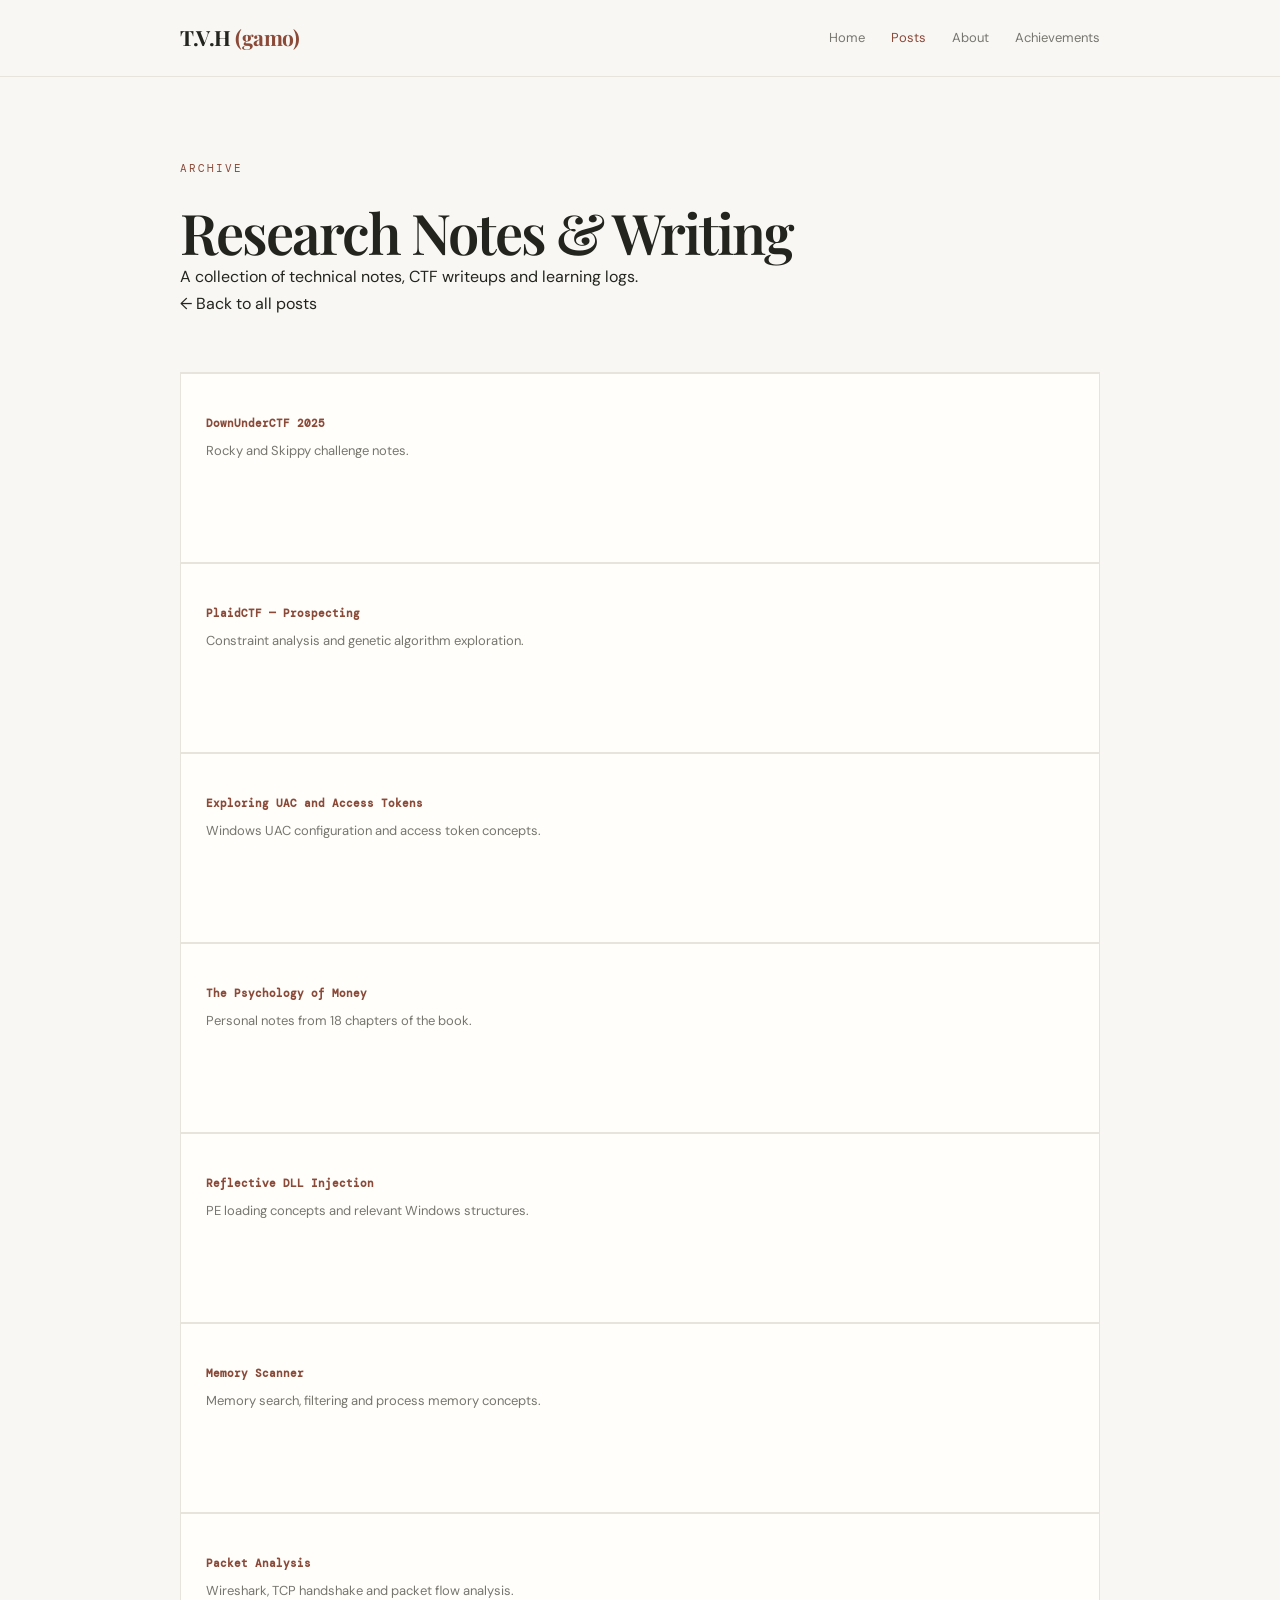
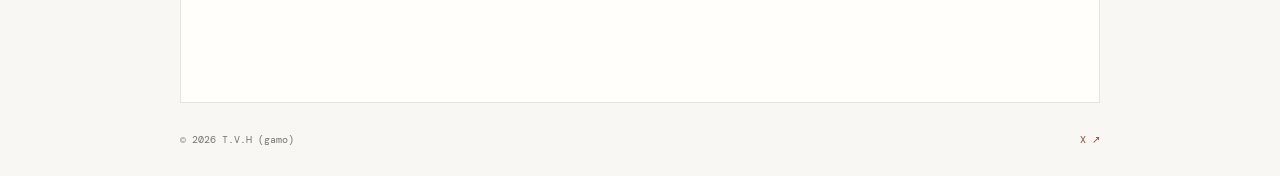
<file: posts/index.html>
<!DOCTYPE html>
<html lang="en">
<head>
  <meta charset="UTF-8">
  <meta name="viewport" content="width=device-width, initial-scale=1.0">
  <title>Posts | T.V.H (gamo)</title>
  <link rel="preconnect" href="https://fonts.googleapis.com">
  <link rel="preconnect" href="https://fonts.gstatic.com" crossorigin>
  <link href="https://fonts.googleapis.com/css2?family=DM+Mono:wght@400;500&family=DM+Sans:wght@400;500;700&family=Playfair+Display:wght@500;600;700&display=swap" rel="stylesheet">
  <link rel="stylesheet" href="../assets/css/style.css">
  <script src="../assets/js/main.js" defer></script>
</head>
<body>
  <header class="site-header">
  <div class="container nav">
    <a class="brand" href="../index.html">T.V.H <span>(gamo)</span></a>
    <button class="menu-toggle" aria-label="Toggle navigation" aria-expanded="false">☰</button>
    <nav class="nav-menu">
      <a href="../index.html">Home</a>
      <a class="active" href="../posts.html">Posts</a>
      <a href="../about.html">About</a>
      <a href="../achievements.html">Achievements</a>
    </nav>
  </div>
</header>

  <main class="container page-main">
    <section class="page-intro">
      <p class="eyebrow">ARCHIVE</p>
      <h1>Research Notes & Writing</h1>
      <p class="page-description">
        A collection of technical notes, CTF writeups and learning logs.
      </p>
      <a class="read-more" href="../posts.html">← Back to all posts</a>
    </section>

    <section class="post-list">
      <article class="post-card">
        <h2><a href="downunderctf.html">DownUnderCTF 2025</a></h2>
        <p>Rocky and Skippy challenge notes.</p>
      </article>

      <article class="post-card">
        <h2><a href="plaidctf-rev.html">PlaidCTF — Prospecting</a></h2>
        <p>Constraint analysis and genetic algorithm exploration.</p>
      </article>

      <article class="post-card">
        <h2><a href="uac-access-token.html">Exploring UAC and Access Tokens</a></h2>
        <p>Windows UAC configuration and access token concepts.</p>
      </article>

      <article class="post-card">
        <h2><a href="psychology-of-money.html">The Psychology of Money</a></h2>
        <p>Personal notes from 18 chapters of the book.</p>
      </article>

      <article class="post-card">
        <h2><a href="reflective-dll-injection.html">Reflective DLL Injection</a></h2>
        <p>PE loading concepts and relevant Windows structures.</p>
      </article>

      <article class="post-card">
        <h2><a href="memory-scanner.html">Memory Scanner</a></h2>
        <p>Memory search, filtering and process memory concepts.</p>
      </article>

      <article class="post-card">
        <h2><a href="packet-analysis.html">Packet Analysis</a></h2>
        <p>Wireshark, TCP handshake and packet flow analysis.</p>
      </article>
    </section>
  </main>

  <footer class="site-footer">
  <div class="container footer-inner">
    <span>© 2026 T.V.H (gamo)</span>
    <a href="https://x.com/hvtran_" target="_blank" rel="noopener noreferrer">X ↗</a>
  </div>
</footer>
</body>
</html>
</file>
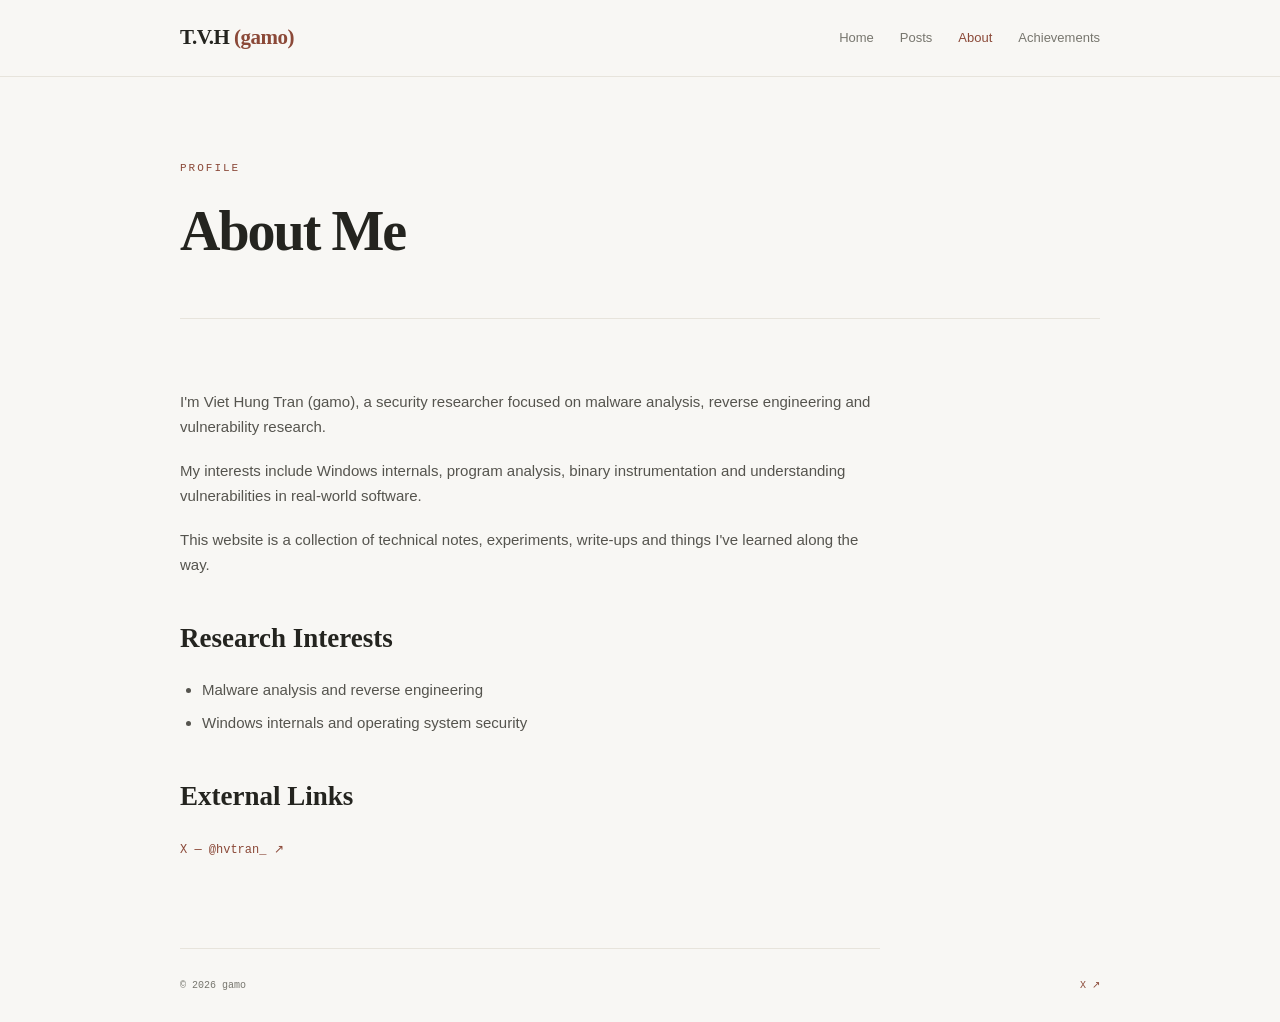
<file: about.html>
<!DOCTYPE html>
<html lang="en">
<head>
  <meta charset="UTF-8">
  <meta name="viewport" content="width=device-width, initial-scale=1.0">
  <meta name="description" content="About me (gamo), security researcher.">
  <title>About me</title>
  <link rel="stylesheet" href="assets/css/style.css">
  <script src="assets/js/main.js" defer></script>
</head>
<body>

<header class="site-header">
  <div class="container nav">
    <a class="brand" href="index.html">T.V.H <span>(gamo)</span></a>
    <button class="menu-toggle" aria-label="Toggle navigation" aria-expanded="false">☰</button>
    <nav class="nav-menu">
      <a href="index.html">Home</a>
      <a href="posts.html">Posts</a>
      <a class="active" href="about.html">About</a>
      <a href="achievements.html">Achievements</a>
    </nav>
  </div>
</header>

<main class="container page-main">
  <section class="page-intro">
    <p class="eyebrow">PROFILE</p>
    <h1>About Me</h1>
  </section>

  <section class="section about-content">
    <p>
      I'm Viet Hung Tran (gamo), a security researcher focused on malware
      analysis, reverse engineering and vulnerability research.
    </p>

    <p>
      My interests include Windows internals, program analysis,
      binary instrumentation and understanding vulnerabilities
      in real-world software.
    </p>

    <p>
      This website is a collection of technical notes, experiments,
      write-ups and things I've learned along the way.
    </p>

    <h2>Research Interests</h2>

    <ul class="interest-list">
      <li>Malware analysis and reverse engineering</li>
      <li>Windows internals and operating system security</li>
    </ul>

    <h2>External Links</h2>

    <p>
      <a class="text-link" href="https://x.com/hvtran_" target="_blank" rel="noopener noreferrer">
        X — @hvtran_ ↗
      </a>
    </p>
  </section>
</main>

<footer class="site-footer">
  <div class="container footer-inner">
    <span>© 2026 gamo</span>
    <a href="https://x.com/hvtran_" target="_blank" rel="noopener noreferrer">X ↗</a>
  </div>
</footer>

</body>
</html>
</file>
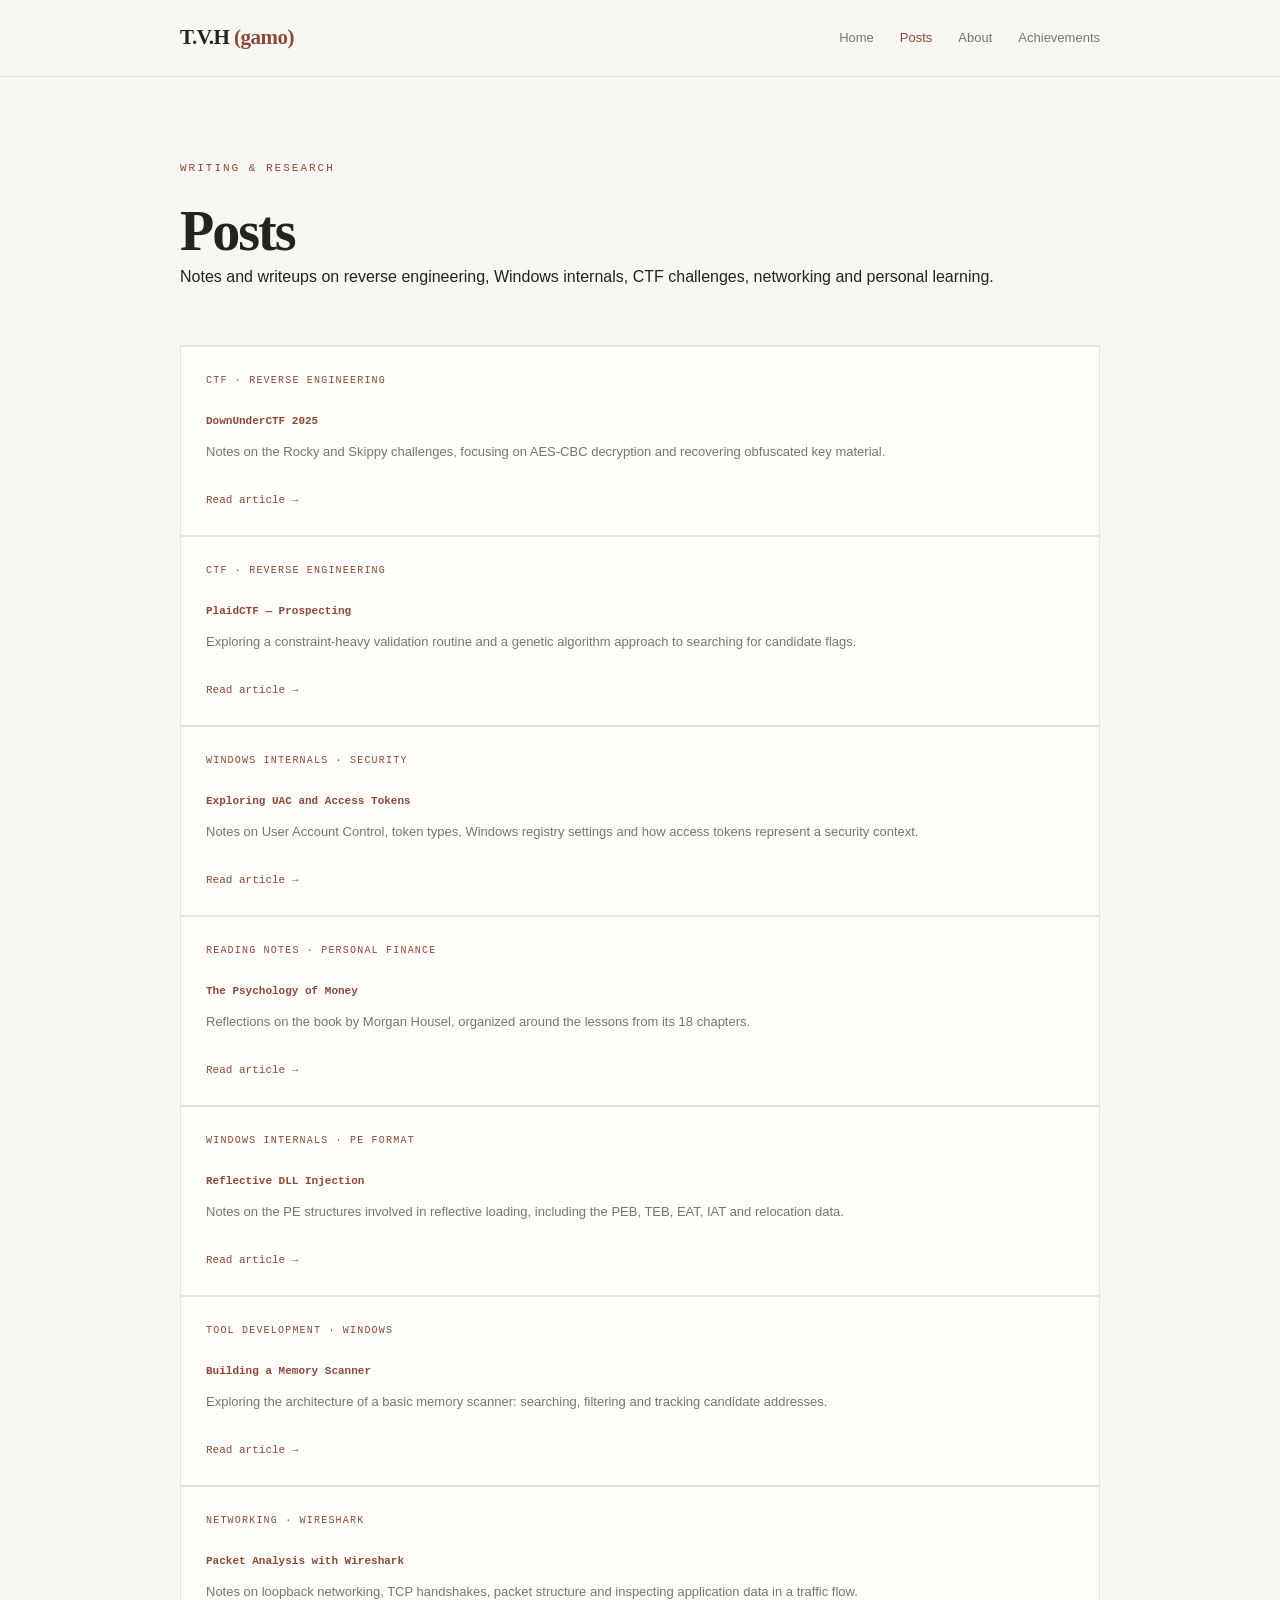
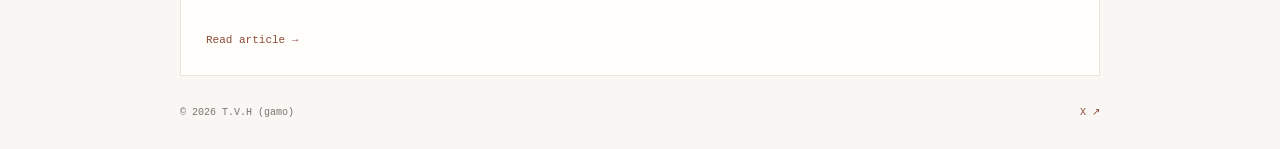
<file: posts.html>
<!DOCTYPE html>
<html lang="en">
<head>
  <meta charset="UTF-8">
  <meta name="viewport" content="width=device-width, initial-scale=1.0">
  <meta name="description" content="Research notes, reverse engineering, CTF writeups and technical articles.">
  <title>Posts | T.V.H (gamo)</title>
  <link rel="stylesheet" href="assets/css/style.css">
  <script src="assets/js/main.js" defer></script>
</head>
<body>
  <header class="site-header">
  <div class="container nav">
    <a class="brand" href="index.html">T.V.H <span>(gamo)</span></a>
    <button class="menu-toggle" aria-label="Toggle navigation" aria-expanded="false">☰</button>
    <nav class="nav-menu">
      <a href="index.html">Home</a>
      <a class="active" href="posts.html">Posts</a>
      <a href="about.html">About</a>
      <a href="achievements.html">Achievements</a>
    </nav>
  </div>
</header>

  <main class="container page-main">
    <section class="page-intro">
      <p class="eyebrow">WRITING & RESEARCH</p>
      <h1>Posts</h1>
      <p class="page-description">
        Notes and writeups on reverse engineering, Windows internals,
        CTF challenges, networking and personal learning.
      </p>
    </section>

    <section class="post-list">
      <article class="post-card">
        <div class="post-category">CTF · Reverse Engineering</div>
        <h3><a href="posts/downunderctf.html">DownUnderCTF 2025</a></h3>
        <p>
          Notes on the Rocky and Skippy challenges, focusing on
          AES-CBC decryption and recovering obfuscated key material.
        </p>
        <a class="read-more" href="posts/downunderctf.html">Read article →</a>
      </article>

      <article class="post-card">
        <div class="post-category">CTF · Reverse Engineering</div>
        <h3><a href="posts/plaidctf-rev.html">PlaidCTF — Prospecting</a></h3>
        <p>
          Exploring a constraint-heavy validation routine and a
          genetic algorithm approach to searching for candidate flags.
        </p>
        <a class="read-more" href="posts/plaidctf-rev.html">Read article →</a>
      </article>

      <article class="post-card">
        <div class="post-category">Windows Internals · Security</div>
        <h3><a href="posts/uac-access-token.html">Exploring UAC and Access Tokens</a></h3>
        <p>
          Notes on User Account Control, token types, Windows registry
          settings and how access tokens represent a security context.
        </p>
        <a class="read-more" href="posts/uac-access-token.html">Read article →</a>
      </article>

      <article class="post-card">
        <div class="post-category">Reading Notes · Personal Finance</div>
        <h3><a href="posts/psychology-of-money.html">The Psychology of Money</a></h3>
        <p>
          Reflections on the book by Morgan Housel, organized around
          the lessons from its 18 chapters.
        </p>
        <a class="read-more" href="posts/psychology-of-money.html">Read article →</a>
      </article>

      <article class="post-card">
        <div class="post-category">Windows Internals · PE Format</div>
        <h3><a href="posts/reflective-dll-injection.html">Reflective DLL Injection</a></h3>
        <p>
          Notes on the PE structures involved in reflective loading,
          including the PEB, TEB, EAT, IAT and relocation data.
        </p>
        <a class="read-more" href="posts/reflective-dll-injection.html">Read article →</a>
      </article>

      <article class="post-card">
        <div class="post-category">Tool Development · Windows</div>
        <h3><a href="posts/memory-scanner.html">Building a Memory Scanner</a></h3>
        <p>
          Exploring the architecture of a basic memory scanner:
          searching, filtering and tracking candidate addresses.
        </p>
        <a class="read-more" href="posts/memory-scanner.html">Read article →</a>
      </article>

      <article class="post-card">
        <div class="post-category">Networking · Wireshark</div>
        <h3><a href="posts/packet-analysis.html">Packet Analysis with Wireshark</a></h3>
        <p>
          Notes on loopback networking, TCP handshakes, packet structure
          and inspecting application data in a traffic flow.
        </p>
        <a class="read-more" href="posts/packet-analysis.html">Read article →</a>
      </article>
    </section>
  </main>

  <footer class="site-footer">
  <div class="container footer-inner">
    <span>© 2026 T.V.H (gamo)</span>
    <a href="https://x.com/hvtran_" target="_blank" rel="noopener noreferrer">X ↗</a>
  </div>
</footer>
</body>
</html>
</file>
<file: assets/css/style.css>
:root {
  --bg: #f8f7f4;
  --surface: #fffefa;
  --text: #24241f;
  --muted: #77766e;
  --line: #e7e4dc;
  --accent: #8b4938;
  --accent-light: #f2e8e3;
  --success: #3c6740;

  --mono: "DM Mono", monospace;
  --sans: "DM Sans", sans-serif;
  --serif: "Playfair Display", Georgia, serif;
}

* {
  box-sizing: border-box;
  margin: 0;
  padding: 0;
}

html {
  scroll-behavior: smooth;
}

body {
  background: var(--bg);
  color: var(--text);
  font-family: var(--sans);
  line-height: 1.7;
}

a {
  color: inherit;
  text-decoration: none;
}

.container {
  width: min(100% - 48px, 920px);
  margin-inline: auto;
}

/* Navigation */

.site-header {
  border-bottom: 1px solid var(--line);
  background: var(--bg);
}

.nav {
  min-height: 76px;
  display: flex;
  align-items: center;
  justify-content: space-between;
  gap: 24px;
}

.brand {
  font-family: var(--serif);
  font-size: 21px;
  font-weight: 700;
  letter-spacing: -.5px;
}

.brand span {
  color: var(--accent);
}

.nav-menu {
  display: flex;
  align-items: center;
  gap: 26px;
}

.nav-menu a {
  color: var(--muted);
  font-size: 13px;
  transition: color .2s ease;
}

.nav-menu a:hover,
.nav-menu a.active {
  color: var(--accent);
}

.menu-toggle {
  display: none;
  background: transparent;
  border: 1px solid var(--line);
  padding: 6px 10px;
  font-size: 18px;
  cursor: pointer;
}

/* Hero */

.hero {
  padding-top: 100px;
  padding-bottom: 88px;
  border-bottom: 1px solid var(--line);
}

.eyebrow {
  margin-bottom: 22px;
  color: var(--accent);
  font-family: var(--mono);
  font-size: 11px;
  letter-spacing: 2px;
  text-transform: uppercase;
}

.hero h1,
.page-intro h1 {
  max-width: 750px;
  font-family: var(--serif);
  font-size: clamp(42px, 7vw, 68px);
  font-weight: 600;
  letter-spacing: -2px;
  line-height: 1.13;
}

.hero h1 em {
  color: var(--accent);
  font-weight: 500;
}

.hero-description {
  max-width: 580px;
  margin-top: 24px;
  color: var(--muted);
  font-size: 15px;
}

.tag-list {
  display: flex;
  flex-wrap: wrap;
  gap: 10px;
  margin-top: 30px;
}

.tag-list span {
  padding: 6px 11px;
  border: 1px solid var(--line);
  border-radius: 3px;
  color: var(--muted);
  font-family: var(--mono);
  font-size: 10px;
}

.text-link {
  display: inline-block;
  color: var(--accent);
  font-family: var(--mono);
  font-size: 12px;
}

.hero > .text-link {
  margin-top: 32px;
}

/* Page layout */

.page-main {
  min-height: 65vh;
}

.page-intro {
  padding: 82px 0 55px;
  border-bottom: 1px solid var(--line);
}

.page-intro h1 {
  font-size: clamp(40px, 6vw, 56px);
}

.section {
  padding: 70px 0;
  border-bottom: 1px solid var(--line);
}

.section-heading {
  display: flex;
  align-items: baseline;
  justify-content: space-between;
  gap: 20px;
  margin-bottom: 30px;
}

.section-heading .eyebrow {
  margin-bottom: 8px;
}

.section-heading h2 {
  font-family: var(--serif);
  font-size: 34px;
  font-weight: 600;
  letter-spacing: -.7px;
}

/* Post cards */

.post-grid {
  display: grid;
  grid-template-columns: repeat(2, minmax(0, 1fr));
  gap: 16px;
}

.post-card {
  min-height: 190px;
  display: flex;
  flex-direction: column;
  align-items: flex-start;
  padding: 25px;
  border: 1px solid var(--line);
  background: var(--surface);
  transition:
    border-color .2s ease,
    transform .2s ease;
}

.post-card:hover {
  border-color: var(--accent);
  transform: translateY(-3px);
}

.post-category {
  color: var(--accent);
  font-family: var(--mono);
  font-size: 10px;
  letter-spacing: 1.2px;
  text-transform: uppercase;
}

.post-card h3 {
  margin: 13px 0 9px;
  font-family: var(--serif);
  font-size: 22px;
  font-weight: 600;
  line-height: 1.35;
}

.post-card p:not(.post-category) {
  margin-bottom: 20px;
  color: var(--muted);
  font-size: 13px;
}

.post-card a {
  margin-top: auto;
  color: var(--accent);
  font-family: var(--mono);
  font-size: 11px;
}

/* About */

.about-content {
  max-width: 700px;
  color: #55544e;
  font-size: 15px;
}

.about-content p {
  margin-bottom: 18px;
}

.about-content h2 {
  margin: 38px 0 15px;
  font-family: var(--serif);
  font-size: 27px;
  color: var(--text);
}

.interest-list {
  padding-left: 22px;
  margin-bottom: 30px;
}

.interest-list li {
  margin-bottom: 8px;
}

/* Achievement */

.achievement-card {
  display: flex;
  align-items: center;
  gap: 25px;
  padding: 28px;
  border: 1px solid var(--line);
  background: var(--surface);
}

.cert-logo {
  width: 90px;
  height: 90px;
  object-fit: contain;
  flex-shrink: 0;
}

.achievement-info {
  flex: 1;
  min-width: 0;
}

.achievement-info h3,
.achievement-info h2 {
  margin: 6px 0;
  font-family: var(--serif);
  font-size: 24px;
  font-weight: 600;
  line-height: 1.35;
}

.achievement-info > p:not(.post-category) {
  color: var(--muted);
  font-size: 13px;
}

.score {
  flex-shrink: 0;
  text-align: right;
}

.score strong {
  display: block;
  color: var(--accent);
  font-family: var(--serif);
  font-size: 38px;
  line-height: 1.2;
}

.score span {
  color: var(--muted);
  font-family: var(--mono);
  font-size: 10px;
}

.status-passed {
  display: inline-block;
  margin: 8px 0 15px;
  padding: 3px 9px;
  background: #e7efe6;
  color: var(--success);
  font-family: var(--mono);
  font-size: 10px;
  letter-spacing: .5px;
}

.cert-details {
  margin: 12px 0 20px;
}

.cert-details div {
  display: flex;
  justify-content: space-between;
  gap: 20px;
  padding: 8px 0;
  border-bottom: 1px solid var(--line);
  font-size: 13px;
}

.cert-details dt {
  color: var(--muted);
}

.cert-details dd {
  text-align: right;
  font-weight: 600;
}

/* Footer */

.site-footer {
  padding: 28px 0;
}

.footer-inner {
  display: flex;
  justify-content: space-between;
  gap: 20px;
  color: var(--muted);
  font-family: var(--mono);
  font-size: 10px;
}

.footer-inner a {
  color: var(--accent);
}

/* Responsive */

@media (max-width: 650px) {
  .container {
    width: min(100% - 32px, 920px);
  }

  .nav {
    min-height: 70px;
    flex-wrap: wrap;
    padding: 17px 0;
  }

  .menu-toggle {
    display: block;
  }

  .nav-menu {
    display: none;
    width: 100%;
    flex-direction: column;
    align-items: flex-start;
    gap: 14px;
    padding: 12px 0 5px;
  }

  .nav-menu.open {
    display: flex;
  }

  .hero {
    padding: 70px 0;
  }

  .page-intro {
    padding: 65px 0 40px;
  }

  .section {
    padding: 52px 0;
  }

  .post-grid {
    grid-template-columns: 1fr;
  }

  .section-heading {
    align-items: flex-start;
    flex-direction: column;
  }

  .achievement-card {
    align-items: flex-start;
    flex-wrap: wrap;
    padding: 20px;
  }

  .cert-logo {
    width: 68px;
    height: 68px;
  }

  .score {
    width: 100%;
    text-align: left;
  }

  .cert-details div {
    flex-direction: column;
    gap: 2px;
  }

  .cert-details dd {
    text-align: left;
  }

  .footer-inner {
    flex-direction: column;
  }
}
</file>
